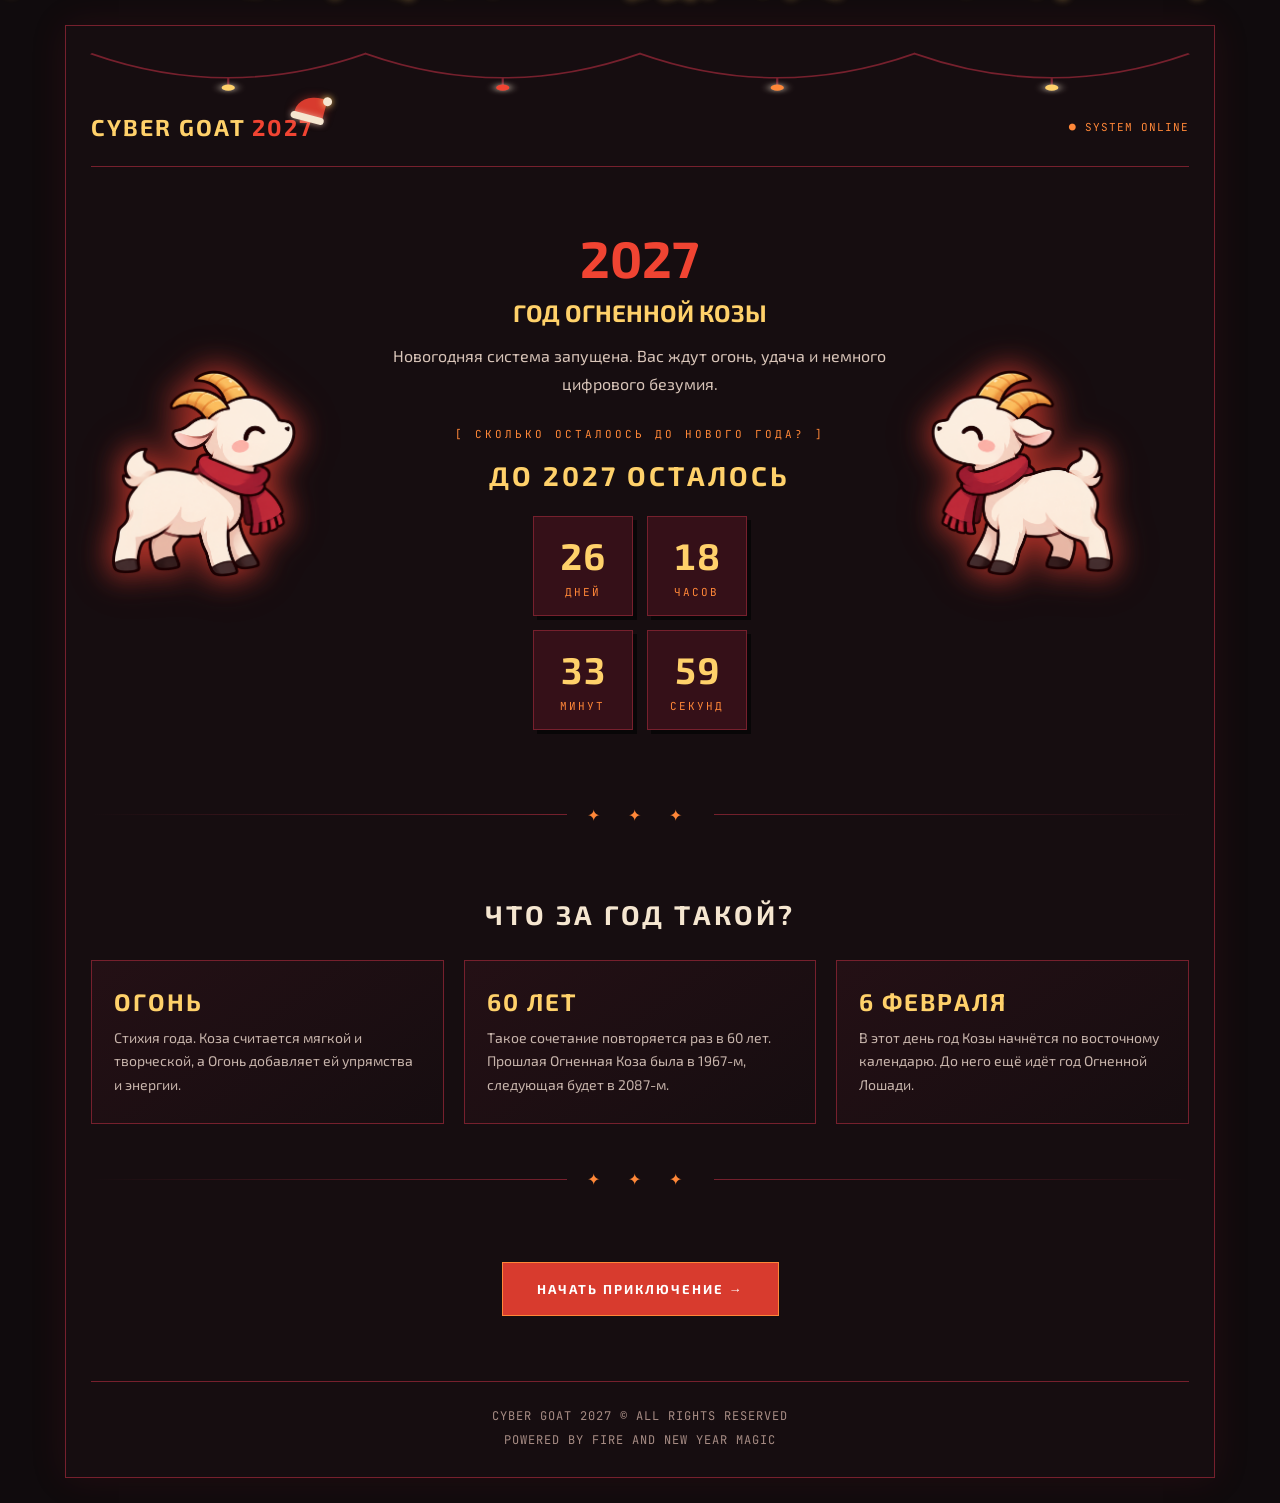
<file: index.html>
<!DOCTYPE html>
<html lang="ru">
<head>
    <meta charset="UTF-8">
    <meta name="viewport" content="width=device-width, initial-scale=1.0">

    <title>CYBER GOAT 2027</title>

    <!-- Описание для поисковиков и превью ссылки -->
    <meta name="description" content="Новогодний сайт к году Огненной Козы 2027: обратный отсчёт, игра на память, колесо предсказаний и викторина.">
    <meta name="theme-color" content="#100B0D">
    <meta property="og:title" content="CYBER GOAT 2027">
    <meta property="og:description" content="Год Огненной Козы уже близко: играйте, отвечайте на вопросы и узнавайте будущее.">
    <meta property="og:type" content="website">

    <!-- Иконка вкладки -->
    <link rel="icon" href="data:image/svg+xml,<svg xmlns=%22http://www.w3.org/2000/svg%22 viewBox=%220 0 100 100%22><text y=%22.9em%22 font-size=%2290%22>🐐</text></svg>">

    <!-- Шрифты -->
    <link rel="preconnect" href="https://fonts.googleapis.com">
    <link rel="preconnect" href="https://fonts.gstatic.com" crossorigin>
    <link href="https://fonts.googleapis.com/css2?family=Exo+2:wght@400;600;800&family=JetBrains+Mono:wght@500;700&display=swap" rel="stylesheet">

    <!-- Подключаем таблицу стилей -->
    <link rel="stylesheet" href="style.css">
</head>

<body>

    <a class="skip-link" href="#main">Перейти к содержимому</a>

    <!-- Новогодний снегопад -->
    <div class="snowfall" aria-hidden="true"></div>

    <!-- Основная оболочка сайта -->
    <div class="site-wrapper">

       <header class="header">

            <!-- Новогодняя гирлянда -->
            <div class="christmas-garland" aria-hidden="true">

                <svg viewBox="0 0 1000 110" preserveAspectRatio="none">

                    <!-- Провод с большими дугами -->
                    <path
                        d="M0 5
                           Q125 100 250 5
                           Q375 100 500 5
                           Q625 100 750 5
                           Q875 100 1000 5"
                        fill="none"
                        stroke="#76202D"
                        stroke-width="3"
                    />

                    <!-- Маленькие подвесы -->
                    <g stroke="#76202D" stroke-width="2">
                        <path d="M125 52 V67"/>
                        <path d="M375 52 V67"/>
                        <path d="M625 52 V67"/>
                        <path d="M875 52 V67"/>
                    </g>

                    <!-- Лампочки -->
                    <g class="garland-bulbs">
                        <circle cx="125" cy="72" r="6" fill="#FFD16A"/>
                        <circle cx="375" cy="72" r="6" fill="#F04432"/>
                        <circle cx="625" cy="72" r="6" fill="#FF8738"/>
                        <circle cx="875" cy="72" r="6" fill="#FFD16A"/>
                    </g>

                </svg>
            </div>

            <!-- Логотип с новогодней шапкой -->
            <a href="index.html" class="logo">
                <span class="santa-hat" aria-hidden="true">
                    <span class="hat-pom"></span>
                </span>
                CYBER GOAT <span>2027</span>
            </a>

            <div class="system-status">
                ● SYSTEM ONLINE
            </div>

        </header>

        <!-- Главный экран -->
        <main id="main">

           <!-- Главный экран с центральным таймером -->
<section class="hero-countdown">

    <!-- Левая козочка -->
    <div class="hero-goat goat-left">
    <img src="assets/goat-left.png" alt="">
</div>

    <!-- Центральная часть -->
    <div class="hero-center">

        <p class="eyebrow">
            
        </p>

        <h1>
            
            <span>2027</span>
        </h1>

        <h2>ГОД ОГНЕННОЙ КОЗЫ</h2>

        <p class="hero-description">
            Новогодняя система запущена.
            Вас ждут огонь, удача и немного цифрового безумия.
        </p>

        <!-- Обратный отсчёт -->
        <div class="countdown-section">

            <p class="section-label">
                [ СКОЛЬКО ОСТАЛООСЬ ДО НОВОГО ГОДА? ]
            </p>

            <h2 id="countdown-title">ДО 2027 ОСТАЛОСЬ</h2>

            <div class="countdown" id="countdown" role="timer" aria-label="Время до Нового года">

                <div class="time-card">
                    <span id="days">00</span>
                    <small>ДНЕЙ</small>
                </div>

                <div class="time-card">
                    <span id="hours">00</span>
                    <small>ЧАСОВ</small>
                </div>

                <div class="time-card">
                    <span id="minutes">00</span>
                    <small>МИНУТ</small>
                </div>

                <div class="time-card">
                    <span id="seconds">00</span>
                    <small>СЕКУНД</small>
                </div>

            </div>

        </div>

    </div>

    <!-- Правая козочка -->
    <div class="hero-goat goat-right">
    <img src="assets/goat-right.png" alt="">
</div>

</section>

            <!-- Разделитель -->
            <div class="section-divider">
                <span>✦ ✦ ✦</span>
            </div>

            <!-- Что за год такой -->
            <section class="year-section">

                <p class="section-label">
                   
                </p>

                <h2>ЧТО ЗА ГОД ТАКОЙ?</h2>

                <div class="facts-grid">

                    <article class="fact-card">
                        <b>ОГОНЬ</b>
                        <p>Стихия года. Коза считается мягкой и творческой, а Огонь добавляет ей упрямства и энергии.</p>
                    </article>

                    <article class="fact-card">
                        <b>60 ЛЕТ</b>
                        <p>Такое сочетание повторяется раз в 60 лет. Прошлая Огненная Коза была в 1967-м, следующая будет в 2087-м.</p>
                    </article>

                    <article class="fact-card">
                        <b>6 ФЕВРАЛЯ</b>
                        <p>В этот день год Козы начнётся по восточному календарю. До него ещё идёт год Огненной Лошади.</p>
                    </article>

                </div>

            </section>

            <!-- Разделитель -->
            <div class="section-divider">
                <span>✦ ✦ ✦</span>
            </div>

            <!-- Кнопка перехода к играм -->
            <section class="cta-section">
                   
                <p class="section-label">
                    
                </p>

                <a href="game.html" class="main-button">
                    НАЧАТЬ ПРИКЛЮЧЕНИЕ →
                </a>

            </section>
        </main>

        <!-- Подвал -->
        <footer class="footer">
            <p>CYBER GOAT 2027 © ALL RIGHTS RESERVED</p>
            <p>POWERED BY FIRE AND NEW YEAR MAGIC</p>
        </footer>

    </div>

    <!-- Подключаем JavaScript -->
    <script src="script.js"></script>

</body>
</html>
</file>
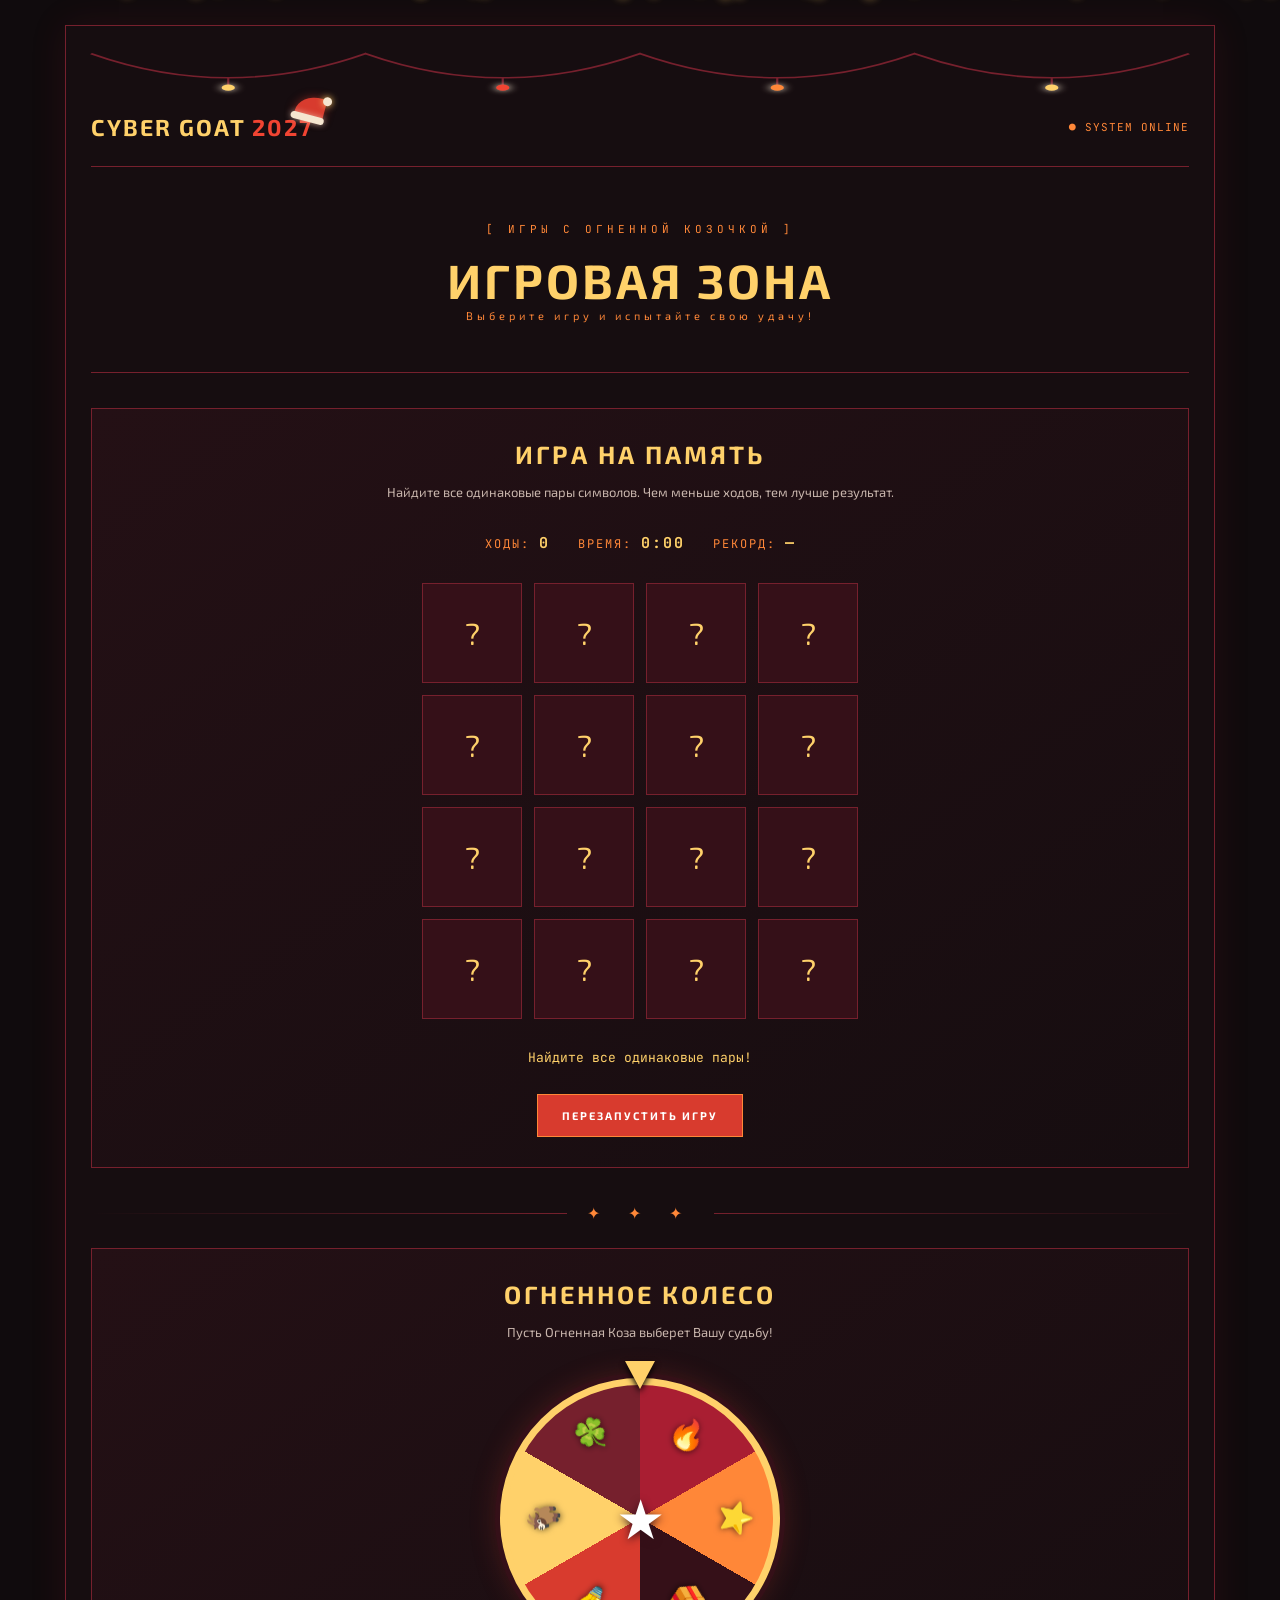
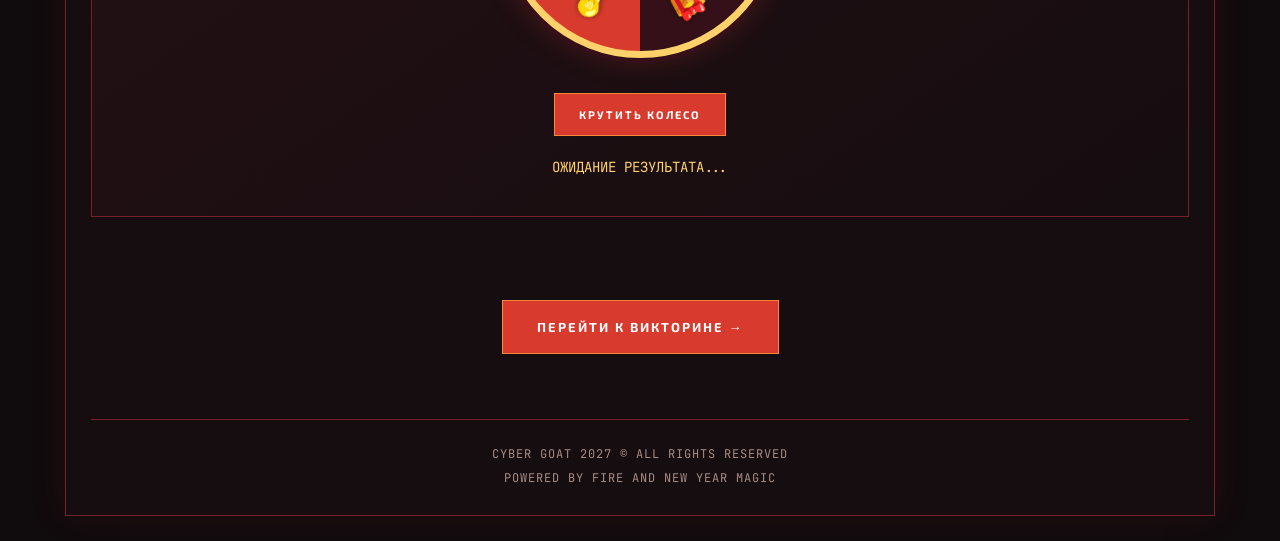
<file: game.html>
<!DOCTYPE html>
<html lang="ru">

<head>
    <meta charset="UTF-8">
    <meta name="viewport" content="width=device-width, initial-scale=1.0">

    <title>GAMES — CYBER GOAT 2027</title>

    <meta name="description" content="Новогодние игры: найдите все пары в MEMORY.exe и узнайте предсказание на Огненном колесе.">
    <meta name="theme-color" content="#100B0D">
    <meta property="og:title" content="GAMES — CYBER GOAT 2027">
    <meta property="og:description" content="Игра на память и колесо предсказаний к году Огненной Козы.">
    <meta property="og:type" content="website">

    <link rel="icon" href="data:image/svg+xml,<svg xmlns=%22http://www.w3.org/2000/svg%22 viewBox=%220 0 100 100%22><text y=%22.9em%22 font-size=%2290%22>🐐</text></svg>">

    <link rel="preconnect" href="https://fonts.googleapis.com">
    <link rel="preconnect" href="https://fonts.gstatic.com" crossorigin>
    <link href="https://fonts.googleapis.com/css2?family=Exo+2:wght@400;600;800&family=JetBrains+Mono:wght@500;700&display=swap" rel="stylesheet">

    <!-- Подключаем общие стили -->
    <link rel="stylesheet" href="style.css">
</head>

<body>

    <a class="skip-link" href="#main">Перейти к содержимому</a>

    <!-- Новогодний снегопад -->
    <div class="snowfall" aria-hidden="true"></div>

    <div class="site-wrapper">
<header class="header">

            <!-- Новогодняя гирлянда -->
            <div class="christmas-garland" aria-hidden="true">

                <svg viewBox="0 0 1000 110" preserveAspectRatio="none">

                    <!-- Провод с большими дугами -->
                    <path
                        d="M0 5
                           Q125 100 250 5
                           Q375 100 500 5
                           Q625 100 750 5
                           Q875 100 1000 5"
                        fill="none"
                        stroke="#76202D"
                        stroke-width="3"
                    />

                    <!-- Маленькие подвесы -->
                    <g stroke="#76202D" stroke-width="2">
                        <path d="M125 52 V67"/>
                        <path d="M375 52 V67"/>
                        <path d="M625 52 V67"/>
                        <path d="M875 52 V67"/>
                    </g>

                    <!-- Лампочки -->
                    <g class="garland-bulbs">
                        <circle cx="125" cy="72" r="6" fill="#FFD16A"/>
                        <circle cx="375" cy="72" r="6" fill="#F04432"/>
                        <circle cx="625" cy="72" r="6" fill="#FF8738"/>
                        <circle cx="875" cy="72" r="6" fill="#FFD16A"/>
                    </g>

                </svg>
            </div>

            <!-- Логотип с новогодней шапкой -->
            <a href="index.html" class="logo">
                <span class="santa-hat" aria-hidden="true">
                    <span class="hat-pom"></span>
                </span>
                CYBER GOAT <span>2027</span>
            </a>

            <div class="system-status">
                ● SYSTEM ONLINE
            </div>

        </header>

        <main id="main">

            <!-- Заголовок страницы -->
            <section class="page-heading">

                <p class="section-label">
                    [ ИГРЫ С ОГНЕННОЙ КОЗОЧКОЙ ]
                </p>

                <h1>ИГРОВАЯ <span>ЗОНА</span></h1>

                <p>Выберите игру и испытайте свою удачу!</p>

            </section>

            <!-- Игра MEMORY -->
            <section class="game-section" id="memory">

                <div class="game-heading">
                    <span class="module-code"></span>
                    <h2>ИГРА НА <span>ПАМЯТЬ</span></h2>
                    <p>Найдите все одинаковые пары символов. Чем меньше ходов, тем лучше результат.</p>
                </div>

                <!-- Ходы, время и рекорд -->
                <div class="memory-stats">
                    <span>ХОДЫ: <b id="memory-moves">0</b></span>
                    <span>ВРЕМЯ: <b id="memory-time">0:00</b></span>
                    <span>РЕКОРД: <b id="memory-best">—</b></span>
                </div>

                <!-- Здесь появятся игровые карточки -->
                <div class="memory-game" id="memory-game"></div>

                <p class="game-message" id="memory-message" aria-live="polite">
                    СИСТЕМА ОЖИДАЕТ ВАШИХ ДЕЙСТВИЙ...
                </p>

                <button class="game-button" id="restart-memory" type="button">
                    ПЕРЕЗАПУСТИТЬ ИГРУ
                </button>

            </section>

            <!-- Разделитель -->
            <div class="section-divider">
                <span>✦ ✦ ✦</span>
            </div>

            <!-- Колесо предсказаний -->
            <section class="game-section" id="fortune">

                <div class="game-heading">
                    <span class="module-code"></span>
                    <h2>ОГНЕННОЕ <span>КОЛЕСО</span></h2>
                    <p>Пусть Огненная Коза выберет Вашу судьбу!</p>
                </div>

                <div class="wheel-container">

                    <!-- Указатель колеса -->
                    <div class="wheel-pointer"></div>

                    <!-- Само колесо: значки на секторах добавляет script.js -->
                    <div class="wheel" id="wheel" aria-hidden="true">
                        <span class="wheel-center">★</span>
                    </div>

                </div>

                <button class="game-button" id="spin-wheel" type="button">
                    КРУТИТЬ КОЛЕСО
                </button>

                <p class="game-message" id="wheel-message" aria-live="polite">
                    ОЖИДАНИЕ РЕЗУЛЬТАТА...
                </p>

            </section>
<!-- Кнопка перехода к викторине -->
            <section class="cta-section">

                <p class="section-label">
            
                </p>

                <a href="quiz.html" class="main-button">
                    ПЕРЕЙТИ К ВИКТОРИНЕ →
                </a>

            </section>
        </main>

        <!-- Подвал -->
        <footer class="footer">
            <p>CYBER GOAT 2027 © ALL RIGHTS RESERVED</p>
            <p>POWERED BY FIRE AND NEW YEAR MAGIC</p>
        </footer>

    </div>

    <!-- Подключаем JavaScript -->
    <script src="script.js"></script>

</body>
</html>
</file>
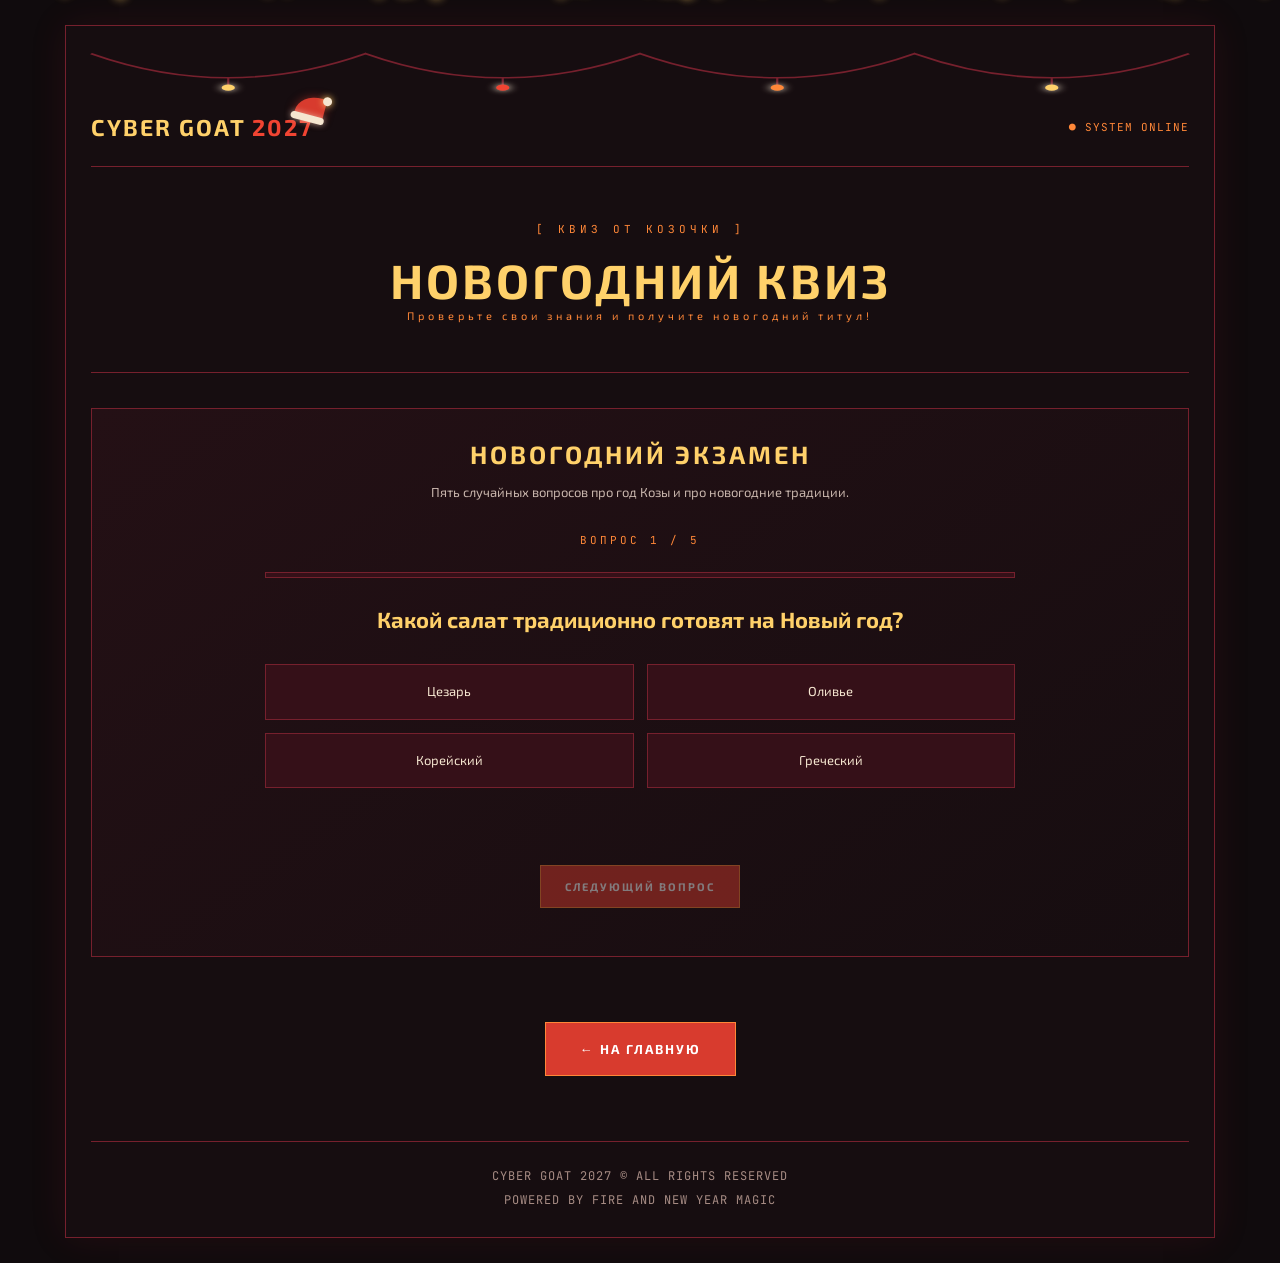
<file: quiz.html>
<!DOCTYPE html>
<html lang="ru">

<head>
    <meta charset="UTF-8">
    <meta name="viewport" content="width=device-width, initial-scale=1.0">

    <title>QUIZ — CYBER GOAT 2027</title>

    <meta name="description" content="Новогодняя викторина про год Огненной Козы и праздничные традиции. Пять случайных вопросов и секретное предсказание в конце.">
    <meta name="theme-color" content="#100B0D">
    <meta property="og:title" content="QUIZ — CYBER GOAT 2027">
    <meta property="og:description" content="Ответьте на вопросы, получите звание и откройте секретное предсказание.">
    <meta property="og:type" content="website">

    <link rel="icon" href="data:image/svg+xml,<svg xmlns=%22http://www.w3.org/2000/svg%22 viewBox=%220 0 100 100%22><text y=%22.9em%22 font-size=%2290%22>🐐</text></svg>">

    <link rel="preconnect" href="https://fonts.googleapis.com">
    <link rel="preconnect" href="https://fonts.gstatic.com" crossorigin>
    <link href="https://fonts.googleapis.com/css2?family=Exo+2:wght@400;600;800&family=JetBrains+Mono:wght@500;700&display=swap" rel="stylesheet">

    <!-- Подключаем общие стили -->
    <link rel="stylesheet" href="style.css">
</head>

<body>

    <a class="skip-link" href="#main">Перейти к содержимому</a>

    <!-- Новогодний снегопад -->
    <div class="snowfall" aria-hidden="true"></div>

    <div class="site-wrapper">

       <header class="header">

            <!-- Новогодняя гирлянда -->
            <div class="christmas-garland" aria-hidden="true">

                <svg viewBox="0 0 1000 110" preserveAspectRatio="none">

                    <!-- Провод с большими дугами -->
                    <path
                        d="M0 5
                           Q125 100 250 5
                           Q375 100 500 5
                           Q625 100 750 5
                           Q875 100 1000 5"
                        fill="none"
                        stroke="#76202D"
                        stroke-width="3"
                    />

                    <!-- Маленькие подвесы -->
                    <g stroke="#76202D" stroke-width="2">
                        <path d="M125 52 V67"/>
                        <path d="M375 52 V67"/>
                        <path d="M625 52 V67"/>
                        <path d="M875 52 V67"/>
                    </g>

                    <!-- Лампочки -->
                    <g class="garland-bulbs">
                        <circle cx="125" cy="72" r="6" fill="#FFD16A"/>
                        <circle cx="375" cy="72" r="6" fill="#F04432"/>
                        <circle cx="625" cy="72" r="6" fill="#FF8738"/>
                        <circle cx="875" cy="72" r="6" fill="#FFD16A"/>
                    </g>

                </svg>
            </div>

            <!-- Логотип с новогодней шапкой -->
            <a href="index.html" class="logo">
                <span class="santa-hat" aria-hidden="true">
                    <span class="hat-pom"></span>
                </span>
                CYBER GOAT <span>2027</span>
            </a>

            <div class="system-status">
                ● SYSTEM ONLINE
            </div>

        </header>

        <main id="main">

            <!-- Заголовок страницы -->
            <section class="page-heading">

                <p class="section-label">
                    [ КВИЗ ОТ КОЗОЧКИ ]
                </p>

                <h1>НОВОГОДНИЙ <span>КВИЗ</span></h1>

                <p>
                    Проверьте свои знания и получите новогодний титул!
                </p>

            </section>

            <!-- Основная викторина -->
            <section class="game-section quiz-section">

                <div class="game-heading">

                    <span class="module-code"></span>

                    <h2>НОВОГОДНИЙ <span>ЭКЗАМЕН</span></h2>

                    <p>
                        Пять случайных вопросов про год Козы и про новогодние традиции.
                    </p>

                </div>

                <!-- Игровая область -->
                <div id="quiz-container">

                    <p id="quiz-progress">
                        Вопрос 1 / 5
                    </p>

                    <!-- Полоса прогресса -->
                    <div class="quiz-bar" aria-hidden="true">
                        <span id="quiz-bar-fill"></span>
                    </div>

                    <h3 id="question">
                        Загрузка вопроса...
                    </h3>

                    <!-- Здесь появляются варианты ответов -->
                    <div id="answers"></div>

                    <!-- Сообщение о правильности ответа -->
                    <p id="quiz-message" aria-live="polite"></p>

                    <button
                        class="game-button"
                        id="next-question"
                        type="button"
                        disabled
                    >
                        СЛЕДУЮЩИЙ ВОПРОС
                    </button>

                    <!-- Лучший результат -->
                    <p class="quiz-best" id="quiz-best"></p>

                </div>

            </section>

            <!-- Секретное предсказание -->
            <section class="prediction-section" id="prediction-section" hidden>

                <div class="section-divider">
                    <span>✦ ✦ ✦</span>
                </div>

                <div class="game-heading">

                    <span class="module-code"></span>

                    <h2>ОГНЕННАЯ <span>КОЗОЧКА</span></h2>

                    <p>
                        Вы добрались до секретного модуля.
                        Огненная Коза готова открыть Вам будущее!
                    </p>

                </div>

                <!-- Экран предсказания -->
                <div class="prediction-screen" id="prediction-screen">

                    <div class="goat-symbol" aria-hidden="true">
                        🐐
                    </div>

                    <p id="prediction-status">
                        УСТАНОВКА СЕКРЕТНОЙ СВЯЗИ...
                    </p>

                    <h3 id="prediction-result" aria-live="polite">
                        ВАШЕ ПРЕДСКАЗАНИЕ ОЖИДАЕТ ВАС...
                    </h3>

                </div>

                <button class="game-button" id="get-prediction" type="button">
                    ПОЛУЧИТЬ ПРЕДСКАЗАНИЕ
                </button>

            </section>
<!-- Кнопка возврата на главную -->
            <section class="cta-section">

                <a href="index.html" class="main-button">
                    ← НА ГЛАВНУЮ
                </a>

            </section>
        </main>

        <!-- Подвал -->
        <footer class="footer">
            <p>CYBER GOAT 2027 © ALL RIGHTS RESERVED</p>
            <p>POWERED BY FIRE AND NEW YEAR MAGIC</p>
        </footer>

    </div>

    <!-- Подключаем JavaScript -->
    <script src="script.js"></script>

</body>
</html>
</file>
<file: style.css>
/* ==========================================
   CYBER GOAT 2027 — MAIN STYLES
   ЧАСТЬ 1. ОСНОВА И ШАПКА
========================================== */

/* Цветовая палитра сайта */
:root {
    --obsidian: #100B0D;
    --garnet: #351018;
    --burgundy: #76202D;
    --fire: #D83B2E;
    --flame: #F04432;
    --amber: #FF8738;
    --gold: #FFD16A;
    --cream: #F5E6D0;
}

/* Убираем стандартные отступы браузера */
* {
    margin: 0;
    padding: 0;
    box-sizing: border-box;
}

/* Основной фон страницы */
body {
    background-color: var(--obsidian);
    color: var(--cream);
    font-family: Arial, sans-serif;
    padding: 25px 15px;
}

/* Общая оболочка сайта */
.site-wrapper {
    max-width: 1150px;
    margin: 0 auto;
    padding: 25px;
    border: 1px solid var(--burgundy);
    background: #160D10;
    box-shadow: 0 0 35px rgba(169, 30, 50, 0.12);
}

/* Шапка */
.header {
    display: flex;
    align-items: center;
    justify-content: space-between;
    flex-wrap: wrap;
    gap: 20px;
    padding-bottom: 25px;
    border-bottom: 1px solid var(--burgundy);
}

/* Логотип */
.logo {
    color: var(--gold);
    font-size: 23px;
    font-weight: bold;
    letter-spacing: 2px;
    text-decoration: none;
}

.logo span {
    color: var(--flame);
}

/* Навигация */
.navigation {
    display: flex;
    flex-wrap: wrap;
    gap: 12px;
}

.navigation a {
    color: var(--cream);
    text-decoration: none;
    font-size: 12px;
    letter-spacing: 1px;
    padding: 10px 14px;
    border: 1px solid transparent;
    transition: 0.3s;
}

/* Наведение и активная страница */
.navigation a:hover,
.navigation a.active {
    color: var(--gold);
    border-color: var(--fire);
    background: rgba(169, 30, 50, 0.15);
}

/* Статус системы */
.system-status {
    color: #FF8738;
    font-size: 11px;
    letter-spacing: 1px;
}

/* Подвал */
.footer {
    margin-top: 55px;
    padding-top: 22px;
    border-top: 1px solid var(--burgundy);
    text-align: center;
    color: #A78C84;
    font-size: 12px;
    letter-spacing: 1px;
    line-height: 2;
}

/* ==========================================
   ЧАСТЬ 2. ГЛАВНЫЙ ЭКРАН
========================================== */

/* Главный экран */
.hero {
    display: flex;
    justify-content: space-between;
    align-items: center;
    gap: 40px;
    min-height: 420px;
    padding: 55px 45px;
    margin-top: 35px;
    background:
        radial-gradient(ellipse at 85% 50%, rgba(169, 30, 50, 0.22), transparent 55%),
        linear-gradient(135deg, #351018, #160D10 70%);
    border: 1px solid #76202D;
    position: relative;
    overflow: hidden;
}

/* Декоративная подпись */
.eyebrow,
.section-label {
    color: var(--amber);
    font-size: 11px;
    letter-spacing: 3px;
    margin-bottom: 18px;
}

/* Текстовая часть */
.hero-content {
    max-width: 620px;
    position: relative;
    z-index: 2;
}

/* Главный заголовок */
.hero h1 {
    font-size: clamp(38px, 6vw, 76px);
    line-height: 1.05;
    letter-spacing: -2px;
    margin-bottom: 18px;
}

.hero h1 span {
    display: block;
    color: var(--flame);
    text-shadow: 0 0 25px rgba(240, 68, 50, 0.35);
}

/* Подзаголовок */
.hero h2 {
    color: var(--gold);
    font-size: 20px;
    letter-spacing: 4px;
    margin-bottom: 20px;
}

/* Описание */
.hero-description {
    color: #C8B5AC;
    line-height: 1.8;
    max-width: 440px;
    margin-bottom: 30px;
}

/* Главная кнопка */
.main-button {
    display: inline-block;
    padding: 15px 23px;
    background: var(--fire);
    color: white;
    text-decoration: none;
    font-size: 12px;
    font-weight: bold;
    letter-spacing: 2px;
    border: 1px solid var(--amber);
    transition: 0.3s;
}

.main-button:hover {
    background: var(--amber);
    color: var(--obsidian);
    box-shadow: 0 0 25px rgba(255, 135, 56, 0.35);
}

/* Символ Огненной Козы */
.hero-symbol {
    min-width: 230px;
    text-align: center;
    position: relative;
    z-index: 1;
}

.hero-symbol span {
    display: block;
    font-size: clamp(100px, 16vw, 175px);
    filter: drop-shadow(0 0 25px rgba(240, 68, 50, 0.55));
}

.hero-symbol p {
    color: var(--gold);
    letter-spacing: 5px;
    font-size: 12px;
    margin-top: 15px;
}

/* Обратный отсчёт */
.countdown-section {
    text-align: center;
    padding: 65px 10px 45px;
}

.countdown-section h2,
.modules-section h2 {
    font-size: 27px;
    letter-spacing: 3px;
    margin-bottom: 30px;
}

/* Карточки времени */
.countdown {
    display: flex;
    justify-content: center;
    flex-wrap: wrap;
    gap: 15px;
}

.time-card {
    width: 130px;
    padding: 22px 10px;
    background: var(--garnet);
    border: 1px solid var(--burgundy);
    box-shadow: 4px 4px 0 #080607;
}

.time-card span {
    display: block;
    color: var(--gold);
    font-size: 37px;
    font-weight: bold;
    font-variant-numeric: tabular-nums;
}

.time-card small {
    display: block;
    color: var(--amber);
    font-size: 11px;
    letter-spacing: 2px;
    margin-top: 8px;
}

/* Разделитель секций */
.section-divider {
    display: flex;
    align-items: center;
    justify-content: center;
    gap: 20px;
    margin: 25px 0;
    color: var(--amber);
    letter-spacing: 12px;
}

.section-divider::before,
.section-divider::after {
    content: "";
    height: 1px;
    flex: 1;
    background: linear-gradient(90deg, transparent, var(--burgundy));
}

.section-divider::after {
    background: linear-gradient(90deg, var(--burgundy), transparent);
}

/* Секция модулей */
.modules-section {
    text-align: center;
    padding: 30px 0 20px;
}

/* Сетка карточек */
.modules-grid {
    display: grid;
    grid-template-columns: repeat(3, 1fr);
    gap: 20px;
    margin-top: 35px;
}

/* Карточка модуля */
.module-card {
    padding: 28px 22px;
    text-align: left;
    background: linear-gradient(145deg, #351018, #1B1013);
    border: 1px solid var(--burgundy);
    transition: 0.3s;
}

.module-card:hover {
    transform: translateY(-6px);
    border-color: var(--amber);
    box-shadow: 0 10px 25px rgba(169, 30, 50, 0.2);
}

.module-icon {
    display: block;
    font-size: 35px;
    margin-bottom: 20px;
}

.module-code {
    color: var(--amber);
    font-size: 11px;
    letter-spacing: 2px;
}

.module-card h3 {
    color: var(--gold);
    font-size: 21px;
    margin: 12px 0;
}

.module-card p:not(.module-code) {
    color: #C8B5AC;
    font-size: 13px;
    line-height: 1.7;
    min-height: 65px;
}

.module-card a {
    display: inline-block;
    color: var(--flame);
    text-decoration: none;
    font-size: 11px;
    font-weight: bold;
    letter-spacing: 2px;
    margin-top: 20px;
}

.module-card a:hover {
    color: var(--gold);
}
/* ==========================================
   ЧАСТЬ 3. ИГРОВАЯ СТРАНИЦА
========================================== */

/* Заголовок внутренних страниц */
.page-heading {
    text-align: center;
    padding: 55px 15px 35px;
    border-bottom: 1px solid var(--burgundy);
    margin-bottom: 35px;
}

.page-heading p {
    color: var(--amber);
    font-size: 11px;
    letter-spacing: 4px;
    margin-bottom: 15px;
}

.page-heading h1 {
    color: var(--gold);
    font-size: clamp(30px, 5vw, 48px);
    letter-spacing: 3px;
}

/* Общая игровая панель */
.game-section {
    padding: 30px;
    margin-bottom: 35px;
    background: linear-gradient(145deg, #241015, #160D10);
    border: 1px solid var(--burgundy);
}

/* Заголовки игровых блоков */
.game-heading {
    text-align: center;
    margin-bottom: 30px;
}

.game-heading h2 {
    color: var(--gold);
    font-size: 25px;
    letter-spacing: 3px;
    margin-bottom: 12px;
}

.game-heading p {
    color: #C8B5AC;
    font-size: 13px;
    line-height: 1.7;
}

/* Поле игры MEMORY */
.memory-game {
    display: grid;
    grid-template-columns: repeat(4, minmax(0, 100px));
    justify-content: center;
    gap: 12px;
    margin: 30px auto;
}

/* Карточки памяти */
.memory-card {
    aspect-ratio: 1;
    display: flex;
    align-items: center;
    justify-content: center;
    background: var(--garnet);
    border: 1px solid var(--burgundy);
    color: var(--gold);
    font-size: 30px;
    cursor: pointer;
    transition: 0.25s;
    user-select: none;
}

.memory-card:hover {
    border-color: var(--amber);
    background: #501923;
    transform: scale(1.04);
}

.memory-card.matched {
    background: #63301F;
    border-color: var(--gold);
    color: var(--cream);
    cursor: default;
    box-shadow: 0 0 15px rgba(255, 209, 106, 0.15);
}

/* Игровые кнопки */
.game-button {
    display: block;
    margin: 20px auto 0;
    padding: 14px 24px;
    background: var(--fire);
    color: white;
    border: 1px solid var(--amber);
    font-size: 11px;
    font-weight: bold;
    letter-spacing: 2px;
    cursor: pointer;
    transition: 0.3s;
}

.game-button:hover:not(:disabled) {
    background: var(--amber);
    color: var(--obsidian);
    box-shadow: 0 0 20px rgba(255, 135, 56, 0.25);
}

.game-button:disabled {
    opacity: 0.45;
    cursor: not-allowed;
}

/* Сообщения игры */
.game-message {
    min-height: 25px;
    margin-top: 18px;
    color: var(--gold);
    text-align: center;
    font-size: 13px;
}

/* Колесо фортуны */
.wheel-container {
    position: relative;
    width: min(280px, 75vw);
    aspect-ratio: 1;
    margin: 35px auto;
}

/* Само колесо */
.wheel {
    width: 100%;
    height: 100%;
    display: flex;
    align-items: center;
    justify-content: center;
    border-radius: 50%;
    border: 7px solid var(--gold);
    background: conic-gradient(
        #A91E32 0deg 60deg,
        #FF8738 60deg 120deg,
        #351018 120deg 180deg,
        #D83B2E 180deg 240deg,
        #FFD16A 240deg 300deg,
        #76202D 300deg 360deg
    );
    box-shadow:
        0 0 0 5px #351018,
        0 0 30px rgba(240, 68, 50, 0.25);
    transition: transform 4s cubic-bezier(0.12, 0.65, 0.15, 1);
}

.wheel-center {
    color: white;
    font-size: 55px;
    text-shadow: 0 2px 8px #351018;
}

/* Указатель колеса */
.wheel-pointer {
    position: absolute;
    top: -17px;
    left: 50%;
    transform: translateX(-50%);
    z-index: 2;
    width: 0;
    height: 0;
    border-left: 15px solid transparent;
    border-right: 15px solid transparent;
    border-top: 28px solid var(--gold);
    filter: drop-shadow(0 3px 3px #000);
}

/* Сообщение колеса */
#wheel-message {
    min-height: 30px;
    color: var(--gold);
    text-align: center;
    font-size: 14px;
    line-height: 1.6;
    margin-top: 20px;
}

/* Адаптация игровой страницы */
@media (max-width: 600px) {
    .game-section {
        padding: 20px 12px;
    }

    .memory-game {
        gap: 8px;
    }

    .memory-card {
        font-size: 25px;
}
}
/* ==========================================
   ЧАСТЬ 4. ВИКТОРИНА И СЕКРЕТНОЕ ПРЕДСКАЗАНИЕ
========================================== */

/* Контейнер викторины */
#quiz-container {
    max-width: 750px;
    margin: 0 auto;
}

/* Индикатор прогресса */
#quiz-progress {
    color: var(--amber);
    font-size: 11px;
    letter-spacing: 3px;
    text-align: center;
    margin-bottom: 25px;
}

/* Текст вопроса */
#question {
    color: var(--gold);
    font-size: 22px;
    line-height: 1.5;
    text-align: center;
    margin-bottom: 28px;
}

/* Варианты ответов */
#answers {
    display: grid;
    grid-template-columns: repeat(2, minmax(0, 1fr));
    gap: 13px;
}

/* Кнопки ответов */
.answer-button {
    padding: 17px 15px;
    background: #351018;
    color: var(--cream);
    border: 1px solid var(--burgundy);
    font-size: 13px;
    line-height: 1.5;
    cursor: pointer;
    transition: 0.25s;
}

.answer-button:hover:not(:disabled) {
    border-color: var(--amber);
    background: #501923;
}

.answer-button:disabled {
    cursor: default;
    opacity: 0.8;
}

/* Правильный и неправильный ответы */
.answer-button.correct {
    background: #34401F;
    border-color: #A6C66A;
    color: #E6F3C8;
}

.answer-button.wrong {
    background: #501923;
    border-color: var(--flame);
    color: #FFD0C5;
}

/* Сообщение после ответа */
#quiz-message {
    min-height: 35px;
    margin-top: 22px;
    text-align: center;
    color: var(--gold);
    font-size: 14px;
    line-height: 1.6;
}

/* Секретное предсказание */
.prediction-section {
    margin-top: 45px;
    padding: 30px 20px;
    background:
        radial-gradient(ellipse at center, rgba(169, 30, 50, 0.2), transparent 70%),
        #160D10;
    border: 1px solid var(--burgundy);
    text-align: center;
}

.prediction-section[hidden] {
    display: none !important;
}

.prediction-section:not([hidden]) {
    display: block;
}

.prediction-screen {
    max-width: 600px;
    margin: 0 auto;
}

/* Символ козы */
.goat-symbol {
    font-size: 85px;
    margin: 20px 0;
    filter: drop-shadow(0 0 20px rgba(240, 68, 50, 0.4));
}

/* Статус системы */
#prediction-status {
    color: var(--amber);
    font-size: 11px;
    letter-spacing: 3px;
    margin: 18px 0;
}

/* Текст предсказания */
#prediction-result {
    color: var(--gold);
    font-size: 17px;
    line-height: 1.8;
    margin: 25px auto;
    max-width: 500px;
}

/* Эффект глитча */
.prediction-screen.glitch {
    animation: goat-glitch 0.18s infinite;
}

@keyframes goat-glitch {
    0% {
        transform: translate(0);
        filter: hue-rotate(0deg);
    }

    25% {
        transform: translate(-3px, 2px);
        filter: hue-rotate(25deg);
    }

    50% {
        transform: translate(3px, -2px);
        filter: hue-rotate(-25deg);
    }

    75% {
        transform: translate(-2px, -1px);
        filter: hue-rotate(15deg);
    }

    100% {
        transform: translate(0);
        filter: hue-rotate(0deg);
    }
}

/* Адаптация викторины */
@media (max-width: 600px) {
    #answers {
        grid-template-columns: 1fr;
    }

    #question {
        font-size: 19px;
    }

    .prediction-section {
        padding: 25px 12px;
    }
}

/* ==========================================
   ЧАСТЬ 5. ОБЩАЯ АДАПТАЦИЯ
========================================== */

@media (max-width: 800px) {
    body {
        padding: 10px;
    }

    .site-wrapper {
        padding: 18px;
    }

    .hero {
        flex-direction: column;
        text-align: center;
        padding: 40px 20px;
    }

    .hero-description {
        margin-left: auto;
        margin-right: auto;
    }

    .hero-symbol {
        min-width: auto;
    }

    .modules-grid {
        grid-template-columns: 1fr;
    }

    .header {
        justify-content: center;
        text-align: center;
    }

    .navigation {
        justify-content: center;
    }
}

/* ==========================================
   CYBER GOAT — CORRUPTED REALITY
========================================== */

/* Общий режим цифрового сбоя */
body.system-glitch {
    overflow-x: hidden;
}

/* Горизонтальные разрывы и цветовые помехи */
body.system-glitch .site-wrapper {
    position: relative;
    animation: reality-shift 0.35s infinite steps(2);
}

/* Слои цифровых помех */
body.system-glitch .site-wrapper::before {
    content: "";
    position: absolute;
    inset: 0;
    z-index: 100;
    pointer-events: none;

    background:
        linear-gradient(
            90deg,
            transparent 20%,
            rgba(240, 68, 50, 0.18) 21%,
            transparent 23%
        ),
        repeating-linear-gradient(
            0deg,
            transparent 0px,
            transparent 24px,
            rgba(255, 209, 106, 0.12) 25px,
            transparent 28px
        );

    animation: signal-noise 0.3s infinite steps(3);
}

/* Небольшое системное сообщение */
body.system-glitch .site-wrapper::after {
    content: "SIGNAL LOST";
    position: fixed;
    top: 20px;
    right: 20px;
    z-index: 10001;

    padding: 10px 14px;
    border: 1px solid var(--flame);
    background: #100B0D;
    color: var(--flame);

    font-size: 11px;
    letter-spacing: 3px;
    pointer-events: none;

    animation: terminal-error 0.45s infinite;
}

/* Раздвоение заголовков */
body.system-glitch .hero h1,
body.system-glitch .hero h2,
body.system-glitch .page-heading h1,
body.system-glitch .game-heading h2 {
    animation: text-corruption 0.22s infinite steps(2);
}

/* Карточки теряют положение */
body.system-glitch .module-card,
body.system-glitch .game-section,
body.system-glitch .time-card {
    animation: block-corruption 0.4s infinite steps(2);
}

/* Случайные горизонтальные смещения */
@keyframes reality-shift {
    0% {
        transform: translate(0);
        filter: none;
    }
    20% {
        transform: translate(5px, -2px);
        filter: contrast(1.3);
    }
    40% {
        transform: translate(-4px, 1px);
        filter: hue-rotate(15deg);
    }
    60% {
        transform: translate(2px, 0);
        filter: saturate(1.8);
    }
    80% {
        transform: translate(-3px, -1px);
        filter: hue-rotate(-15deg);
    }
    100% {
        transform: translate(0);
        filter: none;
    }
}

/* Мерцание сигнала */
@keyframes signal-noise {
    0% {
        opacity: 0.2;
        transform: translateX(-5px);
        clip-path: inset(10% 0 75% 0);
    }
    25% {
        opacity: 0.9;
        transform: translateX(8px);
        clip-path: inset(35% 0 45% 0);
    }
    50% {
        opacity: 0.4;
        transform: translateX(-3px);
        clip-path: inset(65% 0 15% 0);
    }
    75% {
        opacity: 1;
        transform: translateX(4px);
        clip-path: inset(80% 0 5% 0);
    }
    100% {
        opacity: 0.2;
        transform: translateX(0);
        clip-path: inset(10% 0 75% 0);
    }
}

/* Системная ошибка */
@keyframes terminal-error {
    0% {
        opacity: 1;
        transform: translateX(0);
    }
    25% {
        opacity: 0.4;
        transform: translateX(-5px);
    }
    50% {
        opacity: 1;
        transform: translateX(3px);
    }
    75% {
        opacity: 0.6;
        transform: translateX(-2px);
    }
    100% {
        opacity: 1;
        transform: translateX(0);
    }
}

/* Цветовое раздвоение текста */
@keyframes text-corruption {
    0% {
        transform: translateX(0);
        text-shadow: none;
    }
    25% {
        transform: translateX(3px);
        text-shadow: -4px 0 var(--flame), 4px 0 var(--gold);
    }
    50% {
        transform: translateX(-4px) skewX(3deg);
        text-shadow: 4px 0 var(--flame), -3px 0 var(--gold);
    }
    75% {
        transform: translateX(2px);
        text-shadow: -3px 0 var(--gold), 3px 0 var(--flame);
    }
    100% {
        transform: translateX(0);
        text-shadow: none;
    }
}

/* Искажение отдельных блоков */
@keyframes block-corruption {
    0% {
        transform: translateX(0);
        clip-path: inset(0);
    }
    25% {
        transform: translateX(5px);
        clip-path: inset(5% 0 65% 0);
    }
    50% {
        transform: translateX(-6px);
        clip-path: inset(40% 0 20% 0);
    }
    75% {
        transform: translateX(3px);
        clip-path: inset(75% 0 5% 0);
    }
    100% {
        transform: translateX(0);
        clip-path: inset(0);
    }
}

/* ==========================================
   TERMINAL HACK + WINDOWS APOCALYPSE
========================================== */

#cyber-hack-overlay {
    position: fixed;
    inset: 0;
    z-index: 10000;
    display: none;
    overflow: hidden;
    background: rgba(5, 4, 5, 0.96);
    color: #F5E6D0;
    font-family: Consolas, monospace;
}

#cyber-hack-overlay.active {
    display: block;
}

/* Терминал */
.hack-terminal {
    position: absolute;
    top: 8%;
    left: 5%;
    width: 90%;
    max-width: 650px;
    min-height: 230px;
    padding: 20px;
    border: 1px solid #FF8738;
    background: #100B0D;
    box-shadow: 0 0 35px rgba(240, 68, 50, 0.25);
    z-index: 2;
}

.hack-terminal-header {
    display: flex;
    justify-content: space-between;
    gap: 10px;
    padding-bottom: 12px;
    margin-bottom: 15px;
    border-bottom: 1px solid #76202D;
    color: #FF8738;
    font-size: 11px;
    letter-spacing: 2px;
}

.hack-terminal-header span:last-child {
    color: #F04432;
}

.hack-lines {
    color: #FFD16A;
    font-size: 12px;
    line-height: 1.9;
    overflow-wrap: anywhere;
}

.hack-line {
    animation: terminal-type 0.2s steps(2);
}

.hack-line::before {
    content: "> ";
    color: #F04432;
}

.hack-cursor {
    display: inline-block;
    width: 8px;
    height: 14px;
    margin-left: 5px;
    background: #FF8738;
    vertical-align: middle;
    animation: cursor-blink 0.7s infinite;
}

/* Окна системных ошибок */
.hack-error-window {
    position: absolute;
    width: min(300px, 80vw);
    padding: 3px;
    background: #1B1114;
    border: 1px solid #D83B2E;
    box-shadow: 7px 7px 0 rgba(0, 0, 0, 0.7);
    animation: window-appear 0.25s steps(3);
    z-index: 4;
}

.hack-error-title {
    display: flex;
    justify-content: space-between;
    align-items: center;
    padding: 9px;
    background: #76202D;
    color: #F5E6D0;
    font-size: 11px;
    font-weight: bold;
}

.hack-error-close {
    color: white;
    border: 1px solid #F5E6D0;
    padding: 1px 5px;
}

.hack-error-content {
    padding: 17px 12px;
    color: #F5E6D0;
    font-size: 12px;
    line-height: 1.7;
}

.hack-error-content strong {
    display: block;
    color: #FF8738;
    margin-bottom: 7px;
}

.hack-error-content button {
    display: block;
    margin: 12px auto 0;
    padding: 6px 18px;
    color: #F5E6D0;
    background: #351018;
    border: 1px solid #FF8738;
    font: inherit;
}

/* Финальное окно */
.hack-final-window {
    position: absolute;
    z-index: 10;
    top: 50%;
    left: 50%;
    width: min(360px, 88vw);
    padding: 25px;
    transform: translate(-50%, -50%);
    background: #1B1013;
    border: 2px solid #FFD16A;
    box-shadow: 0 0 45px rgba(240, 68, 50, 0.45);
    text-align: center;
    animation: window-appear 0.4s steps(4);
}

.hack-final-window h2 {
    color: #FFD16A;
    font-size: 20px;
    margin-bottom: 15px;
}

.hack-final-window p {
    color: #F5E6D0;
    font-size: 12px;
    line-height: 1.8;
}

/* Анимации */
@keyframes terminal-type {
    from { opacity: 0; transform: translateX(-8px); }
    to { opacity: 1; transform: translateX(0); }
}

@keyframes cursor-blink {
    50% { opacity: 0; }
}

@keyframes window-appear {
    from {
        opacity: 0;
        transform: translate(12px, -8px) scale(0.94);
    }
    to {
        opacity: 1;
        transform: translate(0, 0) scale(1);
    }
}

/* Дополнительный хаос системного взлома */

/* Красное предупреждение сверху */
#cyber-hack-overlay::before {
    content: "⚠ CRITICAL SYSTEM FAILURE // FIRE GOAT DETECTED ⚠";
    position: absolute;
    z-index: 20;
    top: 0;
    left: 0;
    width: 100%;
    padding: 12px 5px;
    box-sizing: border-box;
    background: #D83B2E;
    color: #100B0D;
    text-align: center;
    font-size: 11px;
    font-weight: bold;
    letter-spacing: 2px;
    animation: warning-flash 0.45s infinite alternate;
}

/* Окошки слегка дрожат */
.hack-error-window {
    animation:
        window-appear 0.25s steps(3),
        error-shake 0.13s infinite alternate;
}

/* Счётчик ошибок */
#hack-error-counter {
    color: #FFD16A;
    font-size: 11px;
    font-weight: bold;
    white-space: nowrap;
}

/* Анимации */
@keyframes warning-flash {
    from {
        background: #D83B2E;
        opacity: 1;
    }
    to {
        background: #FF8738;
        opacity: 0.65;
    }
}

@keyframes error-shake {
    from {
        transform: translateX(-2px) rotate(-0.3deg);
    }
    to {
        transform: translateX(2px) rotate(0.3deg);
    }
}

/* =================================
   NEW YEAR SNOWFALL
================================= */

.snowfall {
    position: fixed;
    inset: 0;
    pointer-events: none;
    z-index: 999;
    overflow: hidden;
}

.snowflake {
    position: absolute;
    top: -20px;
    color: #F5E6D0;
    opacity: 0.8;
    font-size: 12px;
    text-shadow: 0 0 8px #FFD16A;
    animation: snow-fall linear infinite;
}

@keyframes snow-fall {
    0% {
        transform: translateY(-20px) translateX(0) rotate(0deg);
    }

    100% {
        transform: translateY(110vh) translateX(45px) rotate(360deg);
    }
}

/* =================================
   SANTA HAT ON LOGO
================================= */

.logo {
    position: relative;
    display: inline-block;
}

.santa-hat {
    position: absolute;
    width: 29px;
    height: 23px;
    top: -19px;
    right: -12px;
    background: #D83B2E;
    border-radius: 80% 15% 10% 10%;
    transform: rotate(15deg);
    z-index: 5;
    box-shadow: 0 0 10px rgba(216, 59, 46, 0.5);
}

.santa-hat::after {
    content: "";
    position: absolute;
    width: 34px;
    height: 7px;
    bottom: -3px;
    left: -3px;
    background: #F5E6D0;
    border-radius: 8px;
    box-shadow: 0 0 6px rgba(245, 230, 208, 0.6);
}

.hat-pom {
    position: absolute;
    width: 9px;
    height: 9px;
    right: -5px;
    top: -3px;
    background: #F5E6D0;
    border-radius: 50%;
    box-shadow: 0 0 7px #FFD16A;
}

/* =================================
   CYBER CHRISTMAS WAVY GARLAND
================================= */

.header {
    position: relative;
    isolation: isolate;
}

.christmas-garland {
    position: absolute;
    top: -5px;
    left: 0;
    width: 100%;
    height: 85px;
    z-index: 10;
    pointer-events: none;
    overflow: visible;
}

.christmas-garland svg {
    display: block;
    width: 100%;
    height: 100%;
    overflow: visible;
}

.garland-bulbs circle {
    filter: drop-shadow(0 0 5px currentColor);
    animation: bulb-glow 1.4s infinite alternate;
}

.garland-bulbs circle:nth-child(2) {
    animation-delay: 0.4s;
}

.garland-bulbs circle:nth-child(3) {
    animation-delay: 0.8s;
}

.garland-bulbs circle:nth-child(4) {
    animation-delay: 1.1s;
}

@keyframes bulb-glow {
    from {
        opacity: 0.55;
    }

    to {
        opacity: 1;
        filter: drop-shadow(0 0 10px #FFD16A);
    }
}


/* ==========================================
   УЛУЧШЕНИЯ
========================================== */

/* Шрифты: основной и «терминальный» для подписей */
body {
    font-family: "Exo 2", Arial, sans-serif;
}

button {
    font-family: inherit;
}

.eyebrow,
.section-label,
.module-code,
.system-status,
.page-heading p:first-child,
#quiz-progress,
#prediction-status,
.footer,
.time-card small,
.game-message,
.memory-stats,
.quiz-best {
    font-family: "JetBrains Mono", Consolas, monospace;
}

html {
    scroll-behavior: smooth;
}

/* Видимая рамка при навигации с клавиатуры */
:focus-visible {
    outline: 3px solid var(--gold);
    outline-offset: 3px;
}

/* Ссылка «перейти к содержимому» для клавиатуры */
.skip-link {
    position: absolute;
    left: 12px;
    top: -70px;
    z-index: 20000;
    padding: 10px 16px;
    background: var(--gold);
    color: var(--obsidian);
    font-weight: bold;
    text-decoration: none;
}

.skip-link:focus {
    top: 12px;
}

/* Блок «Что за год такой» */
.year-section {
    text-align: center;
    padding: 30px 0 20px;
}

.year-section h2 {
    font-size: 27px;
    letter-spacing: 3px;
    margin-bottom: 30px;
}

.facts-grid {
    display: grid;
    grid-template-columns: repeat(3, 1fr);
    gap: 20px;
    text-align: left;
}

.fact-card {
    padding: 26px 22px;
    background: linear-gradient(145deg, #241015, #160D10);
    border: 1px solid var(--burgundy);
}

.fact-card b {
    display: block;
    margin-bottom: 10px;
    color: var(--gold);
    font-size: 24px;
    letter-spacing: 2px;
}

.fact-card p {
    color: #C8B5AC;
    font-size: 14px;
    line-height: 1.7;
}

/* Якоря игр на странице */
.game-section {
    scroll-margin-top: 20px;
}

/* Статистика memory */
.memory-stats {
    display: flex;
    justify-content: center;
    flex-wrap: wrap;
    gap: 8px 28px;
    color: var(--amber);
    font-size: 12px;
    letter-spacing: 2px;
}

.memory-stats b {
    color: var(--gold);
    font-size: 15px;
}

.memory-card.open {
    background: #501923;
    border-color: var(--amber);
    animation: card-pop 0.25s ease;
}

@keyframes card-pop {
    from { transform: scale(0.85); }
    to { transform: scale(1); }
}

.memory-game.won {
    animation: win-glow 1.2s ease 2;
}

@keyframes win-glow {
    50% { filter: drop-shadow(0 0 18px rgba(255, 209, 106, 0.6)); }
}

/* Иконки на секторах колеса */
.wheel {
    position: relative;
    --wheel-radius: min(98px, 26vw);
}

.wheel-label {
    position: absolute;
    top: 50%;
    left: 50%;
    font-size: clamp(22px, 7vw, 30px);
    line-height: 1;
    transform: translate(-50%, -50%) rotate(var(--angle)) translateY(calc(-1 * var(--wheel-radius)));
    filter: drop-shadow(0 1px 3px rgba(0, 0, 0, 0.6));
}

/* Полоса прогресса викторины и лучший результат */
.quiz-bar {
    max-width: 750px;
    height: 6px;
    margin: 0 auto 25px;
    background: #351018;
    border: 1px solid var(--burgundy);
}

.quiz-bar span {
    display: block;
    width: 0;
    height: 100%;
    background: linear-gradient(90deg, var(--fire), var(--gold));
    transition: width 0.4s;
}

.quiz-best {
    margin-top: 18px;
    text-align: center;
    color: var(--amber);
    font-size: 11px;
    letter-spacing: 2px;
}

/* Кнопка «пропустить» на экране взлома */
.hack-skip {
    position: absolute;
    right: 16px;
    bottom: 16px;
    z-index: 30;
    padding: 10px 16px;
    background: #100B0D;
    color: var(--cream);
    border: 1px solid var(--amber);
    font-family: "JetBrains Mono", Consolas, monospace;
    font-size: 12px;
    letter-spacing: 2px;
    cursor: pointer;
}

.hack-skip:hover {
    background: var(--amber);
    color: var(--obsidian);
}

@media (max-width: 800px) {
    .facts-grid {
        grid-template-columns: 1fr;
    }
}

/* Для тех, кому вредны мигания и движение */
@media (prefers-reduced-motion: reduce) {
    html {
        scroll-behavior: auto;
    }

    *,
    *::before,
    *::after {
        animation-duration: 0.01ms !important;
        animation-iteration-count: 1 !important;
        transition-duration: 0.01ms !important;
    }

    .snowfall {
        display: none;
    }
}

/* Гирлянда висит над шапкой и не перечёркивает логотип и меню */
.header:has(.christmas-garland) {
    padding-top: 62px;
}

.christmas-garland {
    top: 0;
    height: 56px;
}

.santa-hat {
    top: -17px;
}

@media (max-width: 800px) {
    .header:has(.christmas-garland) {
        padding-top: 56px;
    }
}
/* Кнопка перехода внизу страницы */
.cta-section {
    text-align: center;
    padding: 30px 0 10px;
}

.cta-section .main-button {
    padding: 18px 34px;
    font-size: 13px;
}

/* =================================
   HERO + COUNTDOWN
================================= */

/* Общая композиция главного экрана */
.hero-countdown {
    display: grid;
    grid-template-columns: 1fr minmax(0, 2.2fr) 1fr;
    align-items: center;
    gap: 15px;

    width: 100%;
    padding: 45px 20px;
    margin-bottom: 25px;

    text-align: center;
}

/* Центральная часть */
.hero-center {
    min-width: 0;
}

/* Главный заголовок */
.hero-center h1 {
    margin: 15px 0 8px;
    color: #F5E6D0;
    font-size: clamp(30px, 4vw, 52px);
    line-height: 1.1;
}

.hero-center h1 span {
    display: block;
    color: #F04432;
}

/* Подзаголовок */
.hero-center h2 {
    color: #FFD16A;
    margin: 12px 0;
}

/* Описание */
.hero-center .hero-description {
    color: #D9C5B9;
    line-height: 1.7;
    margin: 15px auto 25px;
    max-width: 500px;
}

/* Козочки по бокам */
.hero-goat {
    font-size: clamp(55px, 8vw, 110px);
    filter: drop-shadow(0 0 15px rgba(216, 59, 46, 0.65));
    animation: goat-glow 2s infinite alternate;
}

.goat-left,
.goat-right {
    transform: none;
}

/* Свечение козочек */
@keyframes goat-glow {
    from {
        filter: drop-shadow(0 0 7px rgba(216, 59, 46, 0.35));
    }

    to {
        filter: drop-shadow(0 0 20px rgba(255, 135, 56, 0.8));
    }
}

/* Таймер внутри главного экрана */
.hero-center .countdown-section {
    margin-top: 30px;
    padding: 0;
    text-align: center;
}

/* Адаптация для телефонов */
@media (max-width: 650px) {

    .hero-countdown {
        grid-template-columns: 1fr 1fr;
        gap: 10px;
        padding: 30px 10px;
    }

    .hero-center {
        grid-column: 1 / -1;
        grid-row: 1;
    }

    .hero-goat {
        font-size: 55px;
    }

    .goat-left {
        grid-column: 1;
        grid-row: 2;
    }

    .goat-right {
        grid-column: 2;
        grid-row: 2;
    }

}

.hero-center .countdown {
    display: grid !important;
    grid-template-columns: repeat(2, 100px);
    column-gap: 14px !important;
    row-gap: 14px !important;

    width: max-content;
    margin: 20px auto 0;
    padding: 5px;
}

.hero-center .time-card {
    width: 100px;
    height: 100px;
    box-sizing: border-box;

    display: flex;
    flex-direction: column;
    justify-content: center;
    align-items: center;
}

.hero-goat img {
    display: block;
    width: 100%;
    max-width: 190px;
    height: auto;
    object-fit: contain;
    filter: drop-shadow(0 0 15px rgba(216, 59, 46, 0.45));
}
</file>
